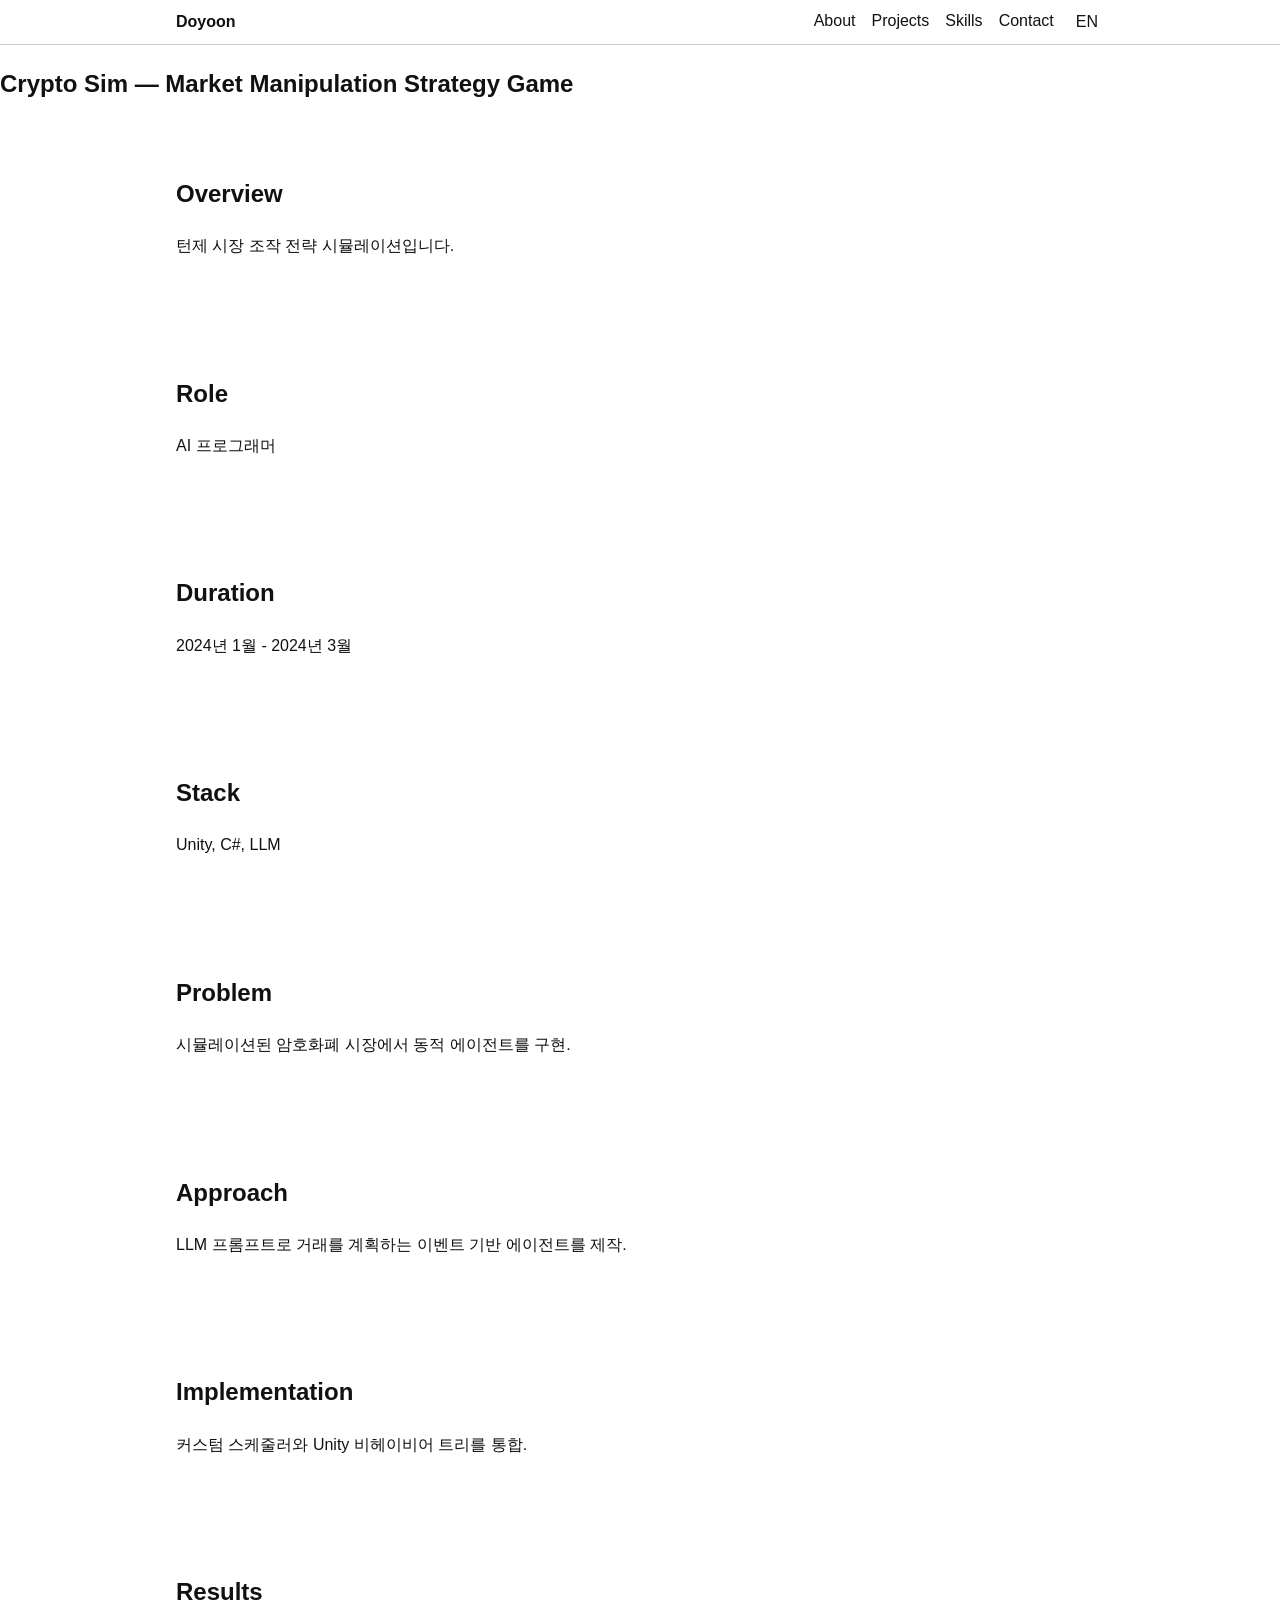
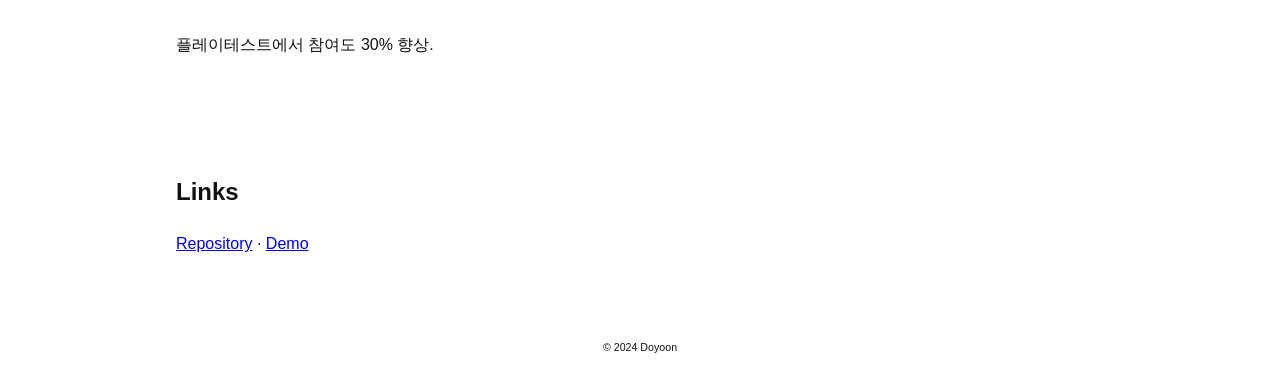
<file: project-crypto-sim.html>
<!DOCTYPE html>
<html lang="ko">
<head>
  <meta charset="utf-8">
  <meta name="viewport" content="width=device-width, initial-scale=1">
  <title data-i18n="project.cryptoSim.title"></title>
  <link rel="stylesheet" href="styles.css">
  <script defer src="scripts.js"></script>
</head>
<body>
  <a href="#main" class="skip-link" data-i18n="nav.skip"></a>
  <header class="top-nav">
    <nav>
      <a href="index.html" class="brand" data-i18n="nav.brand"></a>
      <button id="nav-toggle" aria-label="Menu" data-i18n-label="nav.menu">☰</button>
      <ul id="nav-links">
        <li><a href="index.html#about" data-i18n="nav.about"></a></li>
        <li><a href="index.html#projects" data-i18n="nav.projects"></a></li>
        <li><a href="index.html#skills" data-i18n="nav.skills"></a></li>
        <li><a href="index.html#contact" data-i18n="nav.contact"></a></li>
        <li><button id="lang-toggle" data-i18n="lang.button"></button></li>
      </ul>
    </nav>
  </header>
  <main id="main">
    <article class="project-detail">
      <h1 data-i18n="project.cryptoSim.title"></h1>
      <section>
        <h2 data-i18n="project.overview"></h2>
        <p data-i18n="project.cryptoSim.overview"></p>
      </section>
      <section>
        <h2 data-i18n="project.role"></h2>
        <p data-i18n="project.cryptoSim.role"></p>
      </section>
      <section>
        <h2 data-i18n="project.duration"></h2>
        <p data-i18n="project.cryptoSim.duration"></p>
      </section>
      <section>
        <h2 data-i18n="project.stack"></h2>
        <p data-i18n="project.cryptoSim.stack"></p>
      </section>
      <section>
        <h2 data-i18n="project.problem"></h2>
        <p data-i18n="project.cryptoSim.problem"></p>
      </section>
      <section>
        <h2 data-i18n="project.approach"></h2>
        <p data-i18n="project.cryptoSim.approach"></p>
      </section>
      <section>
        <h2 data-i18n="project.implementation"></h2>
        <p data-i18n="project.cryptoSim.implementation"></p>
      </section>
      <section>
        <h2 data-i18n="project.results"></h2>
        <p data-i18n="project.cryptoSim.results"></p>
      </section>
      <section>
        <h2 data-i18n="project.links"></h2>
        <p>
          <a href="#" data-i18n="project.repo"></a> <span data-i18n="project.dot">·</span>
          <a href="#" data-i18n="project.demo"></a>
        </p>
      </section>
    </article>
  </main>
  <footer>
    <small data-i18n="footer.copy"></small>
  </footer>
  <div id="lang-note" class="visually-hidden" aria-live="polite"></div>
</body>
</html>
</file>
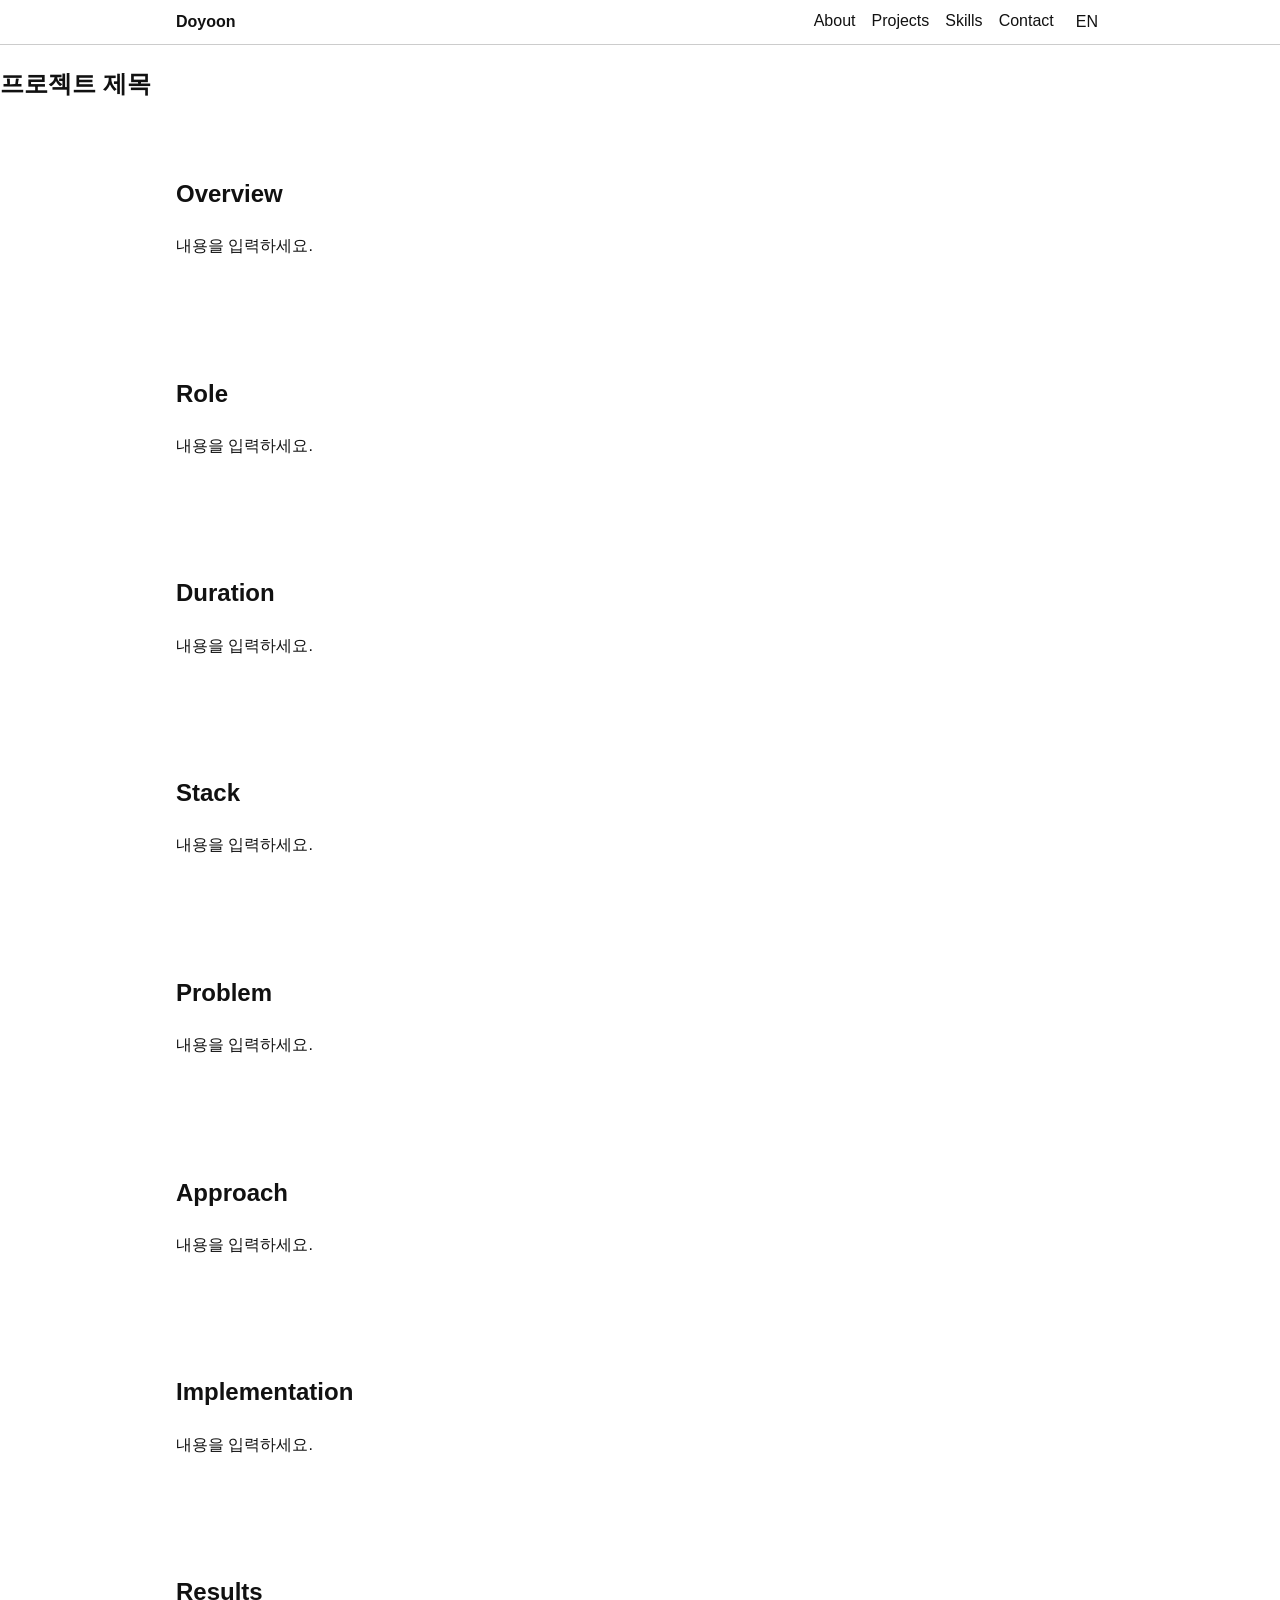
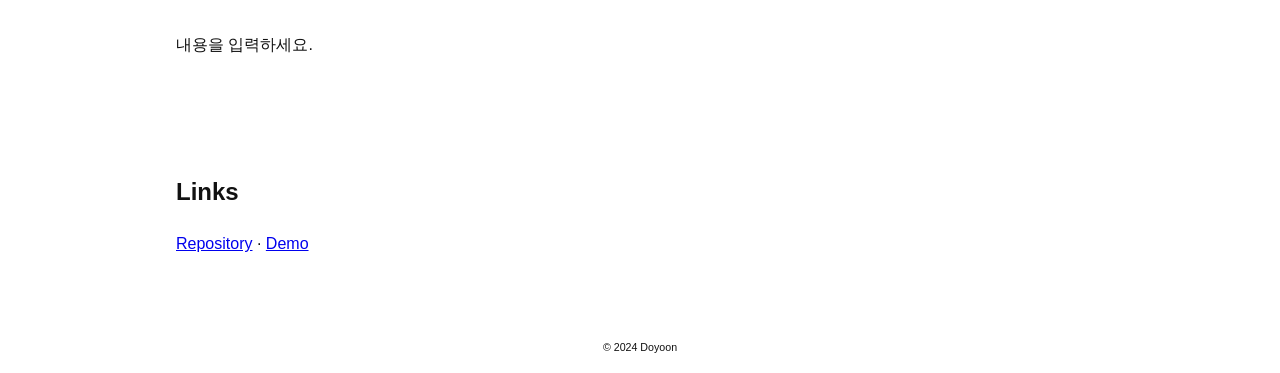
<file: project-template.html>
<!DOCTYPE html>
<html lang="ko">
<head>
  <meta charset="utf-8">
  <meta name="viewport" content="width=device-width, initial-scale=1">
  <title data-i18n="project.title"></title>
  <link rel="stylesheet" href="styles.css">
  <script defer src="scripts.js"></script>
</head>
<body>
  <a href="#main" class="skip-link" data-i18n="nav.skip"></a>
  <header class="top-nav">
    <nav>
      <a href="index.html" class="brand" data-i18n="nav.brand"></a>
      <button id="nav-toggle" aria-label="Menu" data-i18n-label="nav.menu">☰</button>
      <ul id="nav-links">
        <li><a href="index.html#about" data-i18n="nav.about"></a></li>
        <li><a href="index.html#projects" data-i18n="nav.projects"></a></li>
        <li><a href="index.html#skills" data-i18n="nav.skills"></a></li>
        <li><a href="index.html#contact" data-i18n="nav.contact"></a></li>
        <li><button id="lang-toggle" data-i18n="lang.button"></button></li>
      </ul>
    </nav>
  </header>
  <main id="main">
    <article class="project-detail">
      <h1 data-i18n="project.title"></h1>
      <section>
        <h2 data-i18n="project.overview"></h2>
        <p data-i18n="project.placeholder"></p>
      </section>
      <section>
        <h2 data-i18n="project.role"></h2>
        <p data-i18n="project.placeholder"></p>
      </section>
      <section>
        <h2 data-i18n="project.duration"></h2>
        <p data-i18n="project.placeholder"></p>
      </section>
      <section>
        <h2 data-i18n="project.stack"></h2>
        <p data-i18n="project.placeholder"></p>
      </section>
      <section>
        <h2 data-i18n="project.problem"></h2>
        <p data-i18n="project.placeholder"></p>
      </section>
      <section>
        <h2 data-i18n="project.approach"></h2>
        <p data-i18n="project.placeholder"></p>
      </section>
      <section>
        <h2 data-i18n="project.implementation"></h2>
        <p data-i18n="project.placeholder"></p>
      </section>
      <section>
        <h2 data-i18n="project.results"></h2>
        <p data-i18n="project.placeholder"></p>
      </section>
      <section>
        <h2 data-i18n="project.links"></h2>
        <p>
          <a href="#" data-i18n="project.repo"></a> <span data-i18n="project.dot">·</span>
          <a href="#" data-i18n="project.demo"></a>
        </p>
      </section>
    </article>
  </main>
  <footer>
    <small data-i18n="footer.copy"></small>
  </footer>
  <div id="lang-note" class="visually-hidden" aria-live="polite"></div>
</body>
</html>
</file>
<file: styles.css>
*{box-sizing:border-box}
body{margin:0;font-family:sans-serif;line-height:1.6;color:#111;background:#fff}
header{position:sticky;top:0;background:#fff;border-bottom:1px solid #ccc;z-index:10}
nav{max-width:960px;margin:auto;display:flex;align-items:center;justify-content:space-between;padding:.5rem 1rem}
.brand{font-weight:bold;text-decoration:none;color:inherit}
#nav-links{list-style:none;display:flex;gap:1rem;margin:0;padding:0}
#nav-links a,#nav-links button{background:none;border:none;text-decoration:none;color:inherit;cursor:pointer;font:inherit}
#nav-toggle{display:none;background:none;border:none;font-size:1.5rem}
@media(max-width:760px){#nav-links{display:none;flex-direction:column;align-items:flex-start}#nav-links.open{display:flex}#nav-toggle{display:block}}
.skip-link{position:absolute;left:-1000px;top:auto;width:1px;height:1px;overflow:hidden}
.skip-link:focus{left:1rem;top:1rem;width:auto;height:auto;background:#fff;padding:.5rem;z-index:100}
.hero{display:flex;flex-wrap:wrap;align-items:center;justify-content:space-between;max-width:960px;margin:auto;padding:2rem 1rem}
.hero-text{flex:1 1 300px}
.hero-media{flex:1 1 300px;position:relative}
.hero-media .avatar{width:80px;height:80px;border-radius:50%;position:absolute;bottom:0;right:0;border:2px solid #fff}
.slideshow{position:relative;overflow:hidden}
.slideshow img{width:100%;display:none}
.slideshow img.active{display:block}
.slideshow button{position:absolute;top:50%;transform:translateY(-50%);background:rgba(255,255,255,.7);border:none;cursor:pointer;padding:.2rem .4rem}
.slideshow .prev{left:0}
.slideshow .next{right:0}
section{max-width:960px;margin:auto;padding:2rem 1rem}
.skills-list{list-style:none;padding:0;display:flex;flex-wrap:wrap;gap:.5rem}
.skills-list li{background:#eee;padding:.3rem .6rem;border-radius:3px;font-size:.9rem}
.project-grid{display:grid;grid-template-columns:repeat(auto-fit,minmax(250px,1fr));gap:1rem}
.project-card{display:block;border:1px solid #ccc;border-radius:4px;overflow:hidden;text-decoration:none;color:inherit}
.project-card img{width:100%;height:150px;object-fit:cover}
.project-card .tags span{margin-right:.5rem;font-size:.8rem;background:#eee;padding:.2rem .4rem;border-radius:3px}
.project-detail section{margin-bottom:1rem}
footer{text-align:center;padding:1rem;font-size:.8rem}
:focus{outline:2px solid #000;outline-offset:2px}
html{scroll-behavior:smooth}
@media(prefers-reduced-motion:reduce){html{scroll-behavior:auto}}
.visually-hidden{position:absolute;width:1px;height:1px;padding:0;margin:-1px;overflow:hidden;clip:rect(0,0,0,0);white-space:nowrap;border:0}
.btn{display:inline-block;background:#ddd;padding:.5rem 1rem;border-radius:4px;text-decoration:none;color:inherit;margin-right:.5rem}
</file>
